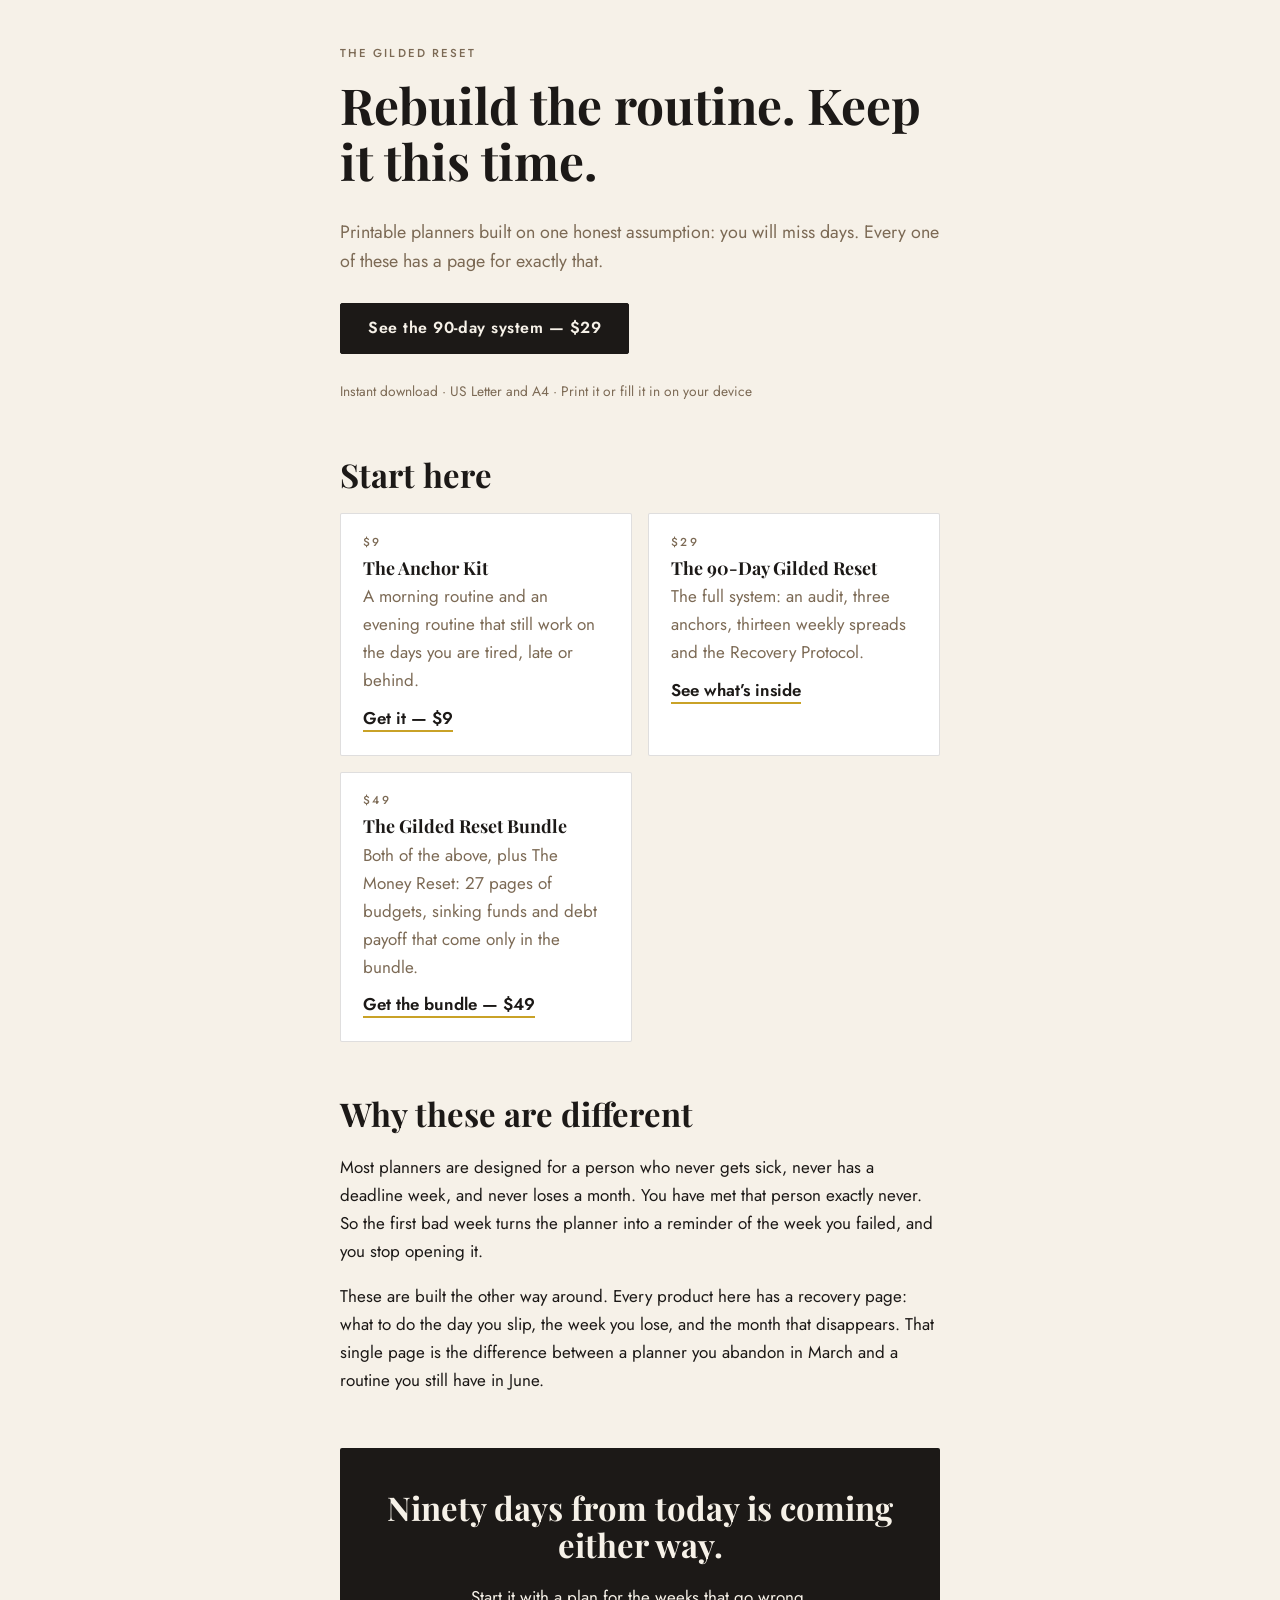
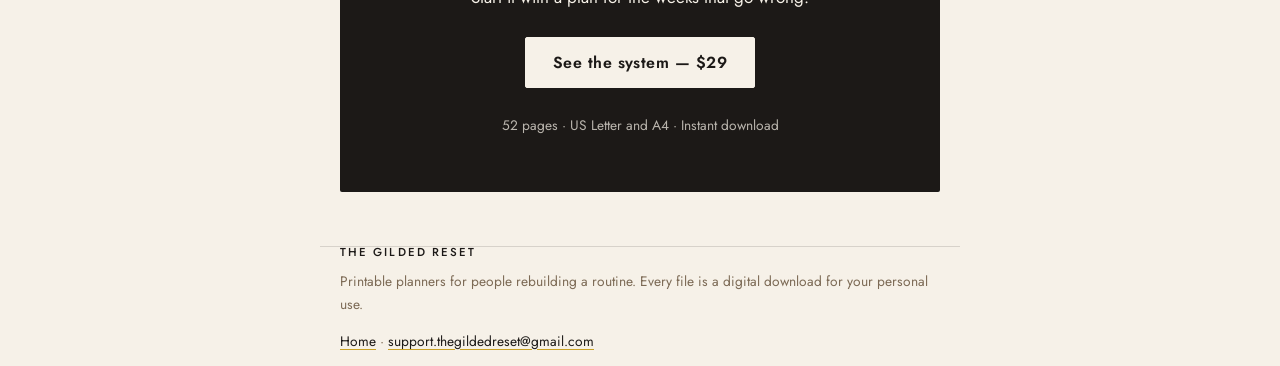
<file: index.html>
<!doctype html>
<html lang="en">
<head>
  <meta charset="utf-8">
  <meta name="viewport" content="width=device-width, initial-scale=1">
  <title>The Gilded Reset — printable planners that expect a bad week</title>
  <meta name="description" content="Printable planners for rebuilding a routine, built on one honest assumption: you will miss days, and every planner here has a page for that.">
  <meta property="og:title" content="The Gilded Reset — printable planners that expect a bad week">
  <meta property="og:description" content="Printable planners for rebuilding a routine, built on one honest assumption: you will miss days, and every planner here has a page for that.">
  <meta property="og:type" content="website">
  <meta property="og:image" content="https://thegildedreset.github.io/assets/90-day-gilded-reset-hero.jpg">
  <meta name="twitter:card" content="summary_large_image">
  <link rel="preconnect" href="https://fonts.googleapis.com">
  <link rel="preconnect" href="https://fonts.gstatic.com" crossorigin>
  <link rel="stylesheet" href="https://fonts.googleapis.com/css2?family=Playfair+Display:wght@700&family=Jost:wght@400;500;600&display=swap">
  <link rel="stylesheet" href="style.css">
  <!-- Pinterest tag: set site.pinterest_tag_id in config/brand.yaml and rebuild.
       Find the id in Pinterest Ads > Conversions > Tag manager. -->
  <!-- Email tool script goes here: set site.email_script_html in config/brand.yaml, then rebuild. -->
</head>
<body class="">
<a class="skip" href="#main">Skip to content</a>
<main id="main" class="wrap">
<header class="hero">
<p class="eyebrow">The Gilded Reset</p>
<h1>Rebuild the routine. Keep it this time.</h1>
<p class="lead">Printable planners built on one honest assumption: you will miss days. Every one of these has a page for exactly that.</p>
<p class="actions"><a class="btn" href="90-day-gilded-reset.html">See the 90-day system — $29</a></p>
<p class="trust">Instant download · US Letter and A4 · Print it or fill it in on your device</p>
</header>
<section class="cards"><h2>Start here</h2><div class="card-grid"><a class="card" href="https://whop.com/checkout/plan_csU6QQbhunu0j?utm_source=site&amp;utm_medium=landing&amp;utm_campaign=anchor-kit&amp;utm_content=card"><p class="eyebrow">$9</p><h3>The Anchor Kit</h3><p>A morning routine and an evening routine that still work on the days you are tired, late or behind.</p><span class="card-go">Get it — $9</span></a><a class="card" href="90-day-gilded-reset.html"><p class="eyebrow">$29</p><h3>The 90-Day Gilded Reset</h3><p>The full system: an audit, three anchors, thirteen weekly spreads and the Recovery Protocol.</p><span class="card-go">See what’s inside</span></a><a class="card" href="https://whop.com/checkout/plan_XEOC5672u53Zb?utm_source=site&amp;utm_medium=landing&amp;utm_campaign=gilded-reset-bundle&amp;utm_content=card"><p class="eyebrow">$49</p><h3>The Gilded Reset Bundle</h3><p>Both of the above, plus The Money Reset: 27 pages of budgets, sinking funds and debt payoff that come only in the bundle.</p><span class="card-go">Get the bundle — $49</span></a></div></section>
<section class="prose"><h2>Why these are different</h2><p>Most planners are designed for a person who never gets sick, never has a deadline week, and never loses a month. You have met that person exactly never. So the first bad week turns the planner into a reminder of the week you failed, and you stop opening it.</p><p>These are built the other way around. Every product here has a recovery page: what to do the day you slip, the week you lose, and the month that disappears. That single page is the difference between a planner you abandon in March and a routine you still have in June.</p></section>
<section class="band"><h2>Ninety days from today is coming either way.</h2><p>Start it with a plan for the weeks that go wrong.</p><p class="actions"><a class="btn btn-light" href="90-day-gilded-reset.html">See the system — $29</a></p><p class="trust">52 pages · US Letter and A4 · Instant download</p></section>
</main>
<footer class="wrap">
  <p class="brand-mark">The Gilded Reset</p>
  <p>Printable planners for people rebuilding a routine. Every file is a digital download for your
     personal use.</p>
  <p><a href="index.html">Home</a> · <a href="mailto:support.thegildedreset@gmail.com">support.thegildedreset@gmail.com</a></p>
</footer>


</body>
</html>
</file>
<file: style.css>
/* Generated by scripts/build_site.py from config/brand.yaml - do not edit by hand. */
:root {
  --ink: #1C1917;
  --taupe: #7C6A55;
  --gold: #C9A227;
  --cream: #F6F1E8;
  --surface: #FFFFFF;
  --line: rgba(28, 25, 23, 0.14);
  --serif: "Playfair Display", Georgia, serif;
  --sans: "Jost", "Century Gothic", system-ui, sans-serif;
}
* { box-sizing: border-box; }
html { scroll-behavior: smooth; }
body {
  margin: 0; background: var(--cream); color: var(--ink);
  font: 400 17px/1.65 var(--sans); -webkit-font-smoothing: antialiased;
}
.skip { position: absolute; left: -9999px; }
.skip:focus { left: 1rem; top: 1rem; background: var(--ink); color: var(--cream); padding: .6rem 1rem; }
.wrap { max-width: 34rem; margin: 0 auto; padding: 0 1.25rem; }
h1, h2, h3 { font-family: var(--serif); font-weight: 700; line-height: 1.12; margin: 0 0 .6em; }
h1 { font-size: clamp(2.1rem, 8vw, 3.1rem); }
h2 { font-size: clamp(1.5rem, 5.5vw, 2.05rem); margin-top: 0; }
h3 { font-size: 1.12rem; margin-bottom: .25em; }
p { margin: 0 0 1em; }
a { color: var(--ink); text-decoration-color: var(--gold); text-underline-offset: 3px; }
section { margin: 3.4rem 0; }
.eyebrow {
  font: 500 .72rem/1 var(--sans); letter-spacing: .18em; text-transform: uppercase;
  color: var(--taupe); margin-bottom: 1.1rem;
}
.hero { padding-top: 3rem; }
.hero .lead { font-size: 1.12rem; color: var(--taupe); }
.lead { font-size: 1.08rem; }
.trust { font-size: .86rem; color: var(--taupe); margin-top: .9rem; }
.actions { margin: 1.6rem -.35rem 0; }
.actions .btn { margin: 0 .35rem .7rem; }
.btn {
  display: inline-block; background: var(--ink); color: var(--cream); text-decoration: none;
  font: 600 1rem/1 var(--sans); letter-spacing: .03em; padding: 1.05rem 1.7rem; border-radius: 2px;
  border: 1px solid var(--ink);
}
.btn:hover, .btn:focus { background: #322c28; }
.btn-light { background: var(--cream); color: var(--ink); border-color: var(--cream); }
.btn-light:hover { background: #fff; }
.btn-small { padding: .7rem 1.1rem; font-size: .9rem; }
.btn-quiet { background: transparent; color: var(--ink); border-color: var(--line); }
.btn-quiet:hover, .btn-quiet:focus { background: var(--cream); }
.btn-light.btn-quiet { background: transparent; color: var(--cream); border-color: rgba(246, 241, 232, .5); }
.btn-light.btn-quiet:hover, .btn-light.btn-quiet:focus { background: rgba(246, 241, 232, .14); }
.hero-img, .gallery img {
  width: 100%; height: auto; display: block; border: 1px solid var(--line); border-radius: 2px;
  box-shadow: 0 18px 40px rgba(45, 32, 20, .10);
}
.hero-img { margin-top: 2.4rem; }
.gallery figure { margin: 0 0 1.6rem; }
.gallery figcaption { font-size: .85rem; color: var(--taupe); margin-top: .5rem; }
.list ul, .steps ol { margin: 0; padding: 0; list-style: none; counter-reset: step; }
.list li { border-top: 1px solid var(--line); padding: 1.15rem 0; }
.list li p { margin: 0; color: var(--taupe); }
.steps li { counter-increment: step; padding: 0 0 1rem 2.4rem; position: relative; }
.steps li::before {
  content: counter(step); position: absolute; left: 0; top: -.1rem;
  width: 1.6rem; height: 1.6rem; border: 1px solid var(--gold); border-radius: 50%;
  font: 700 .85rem/1.55rem var(--serif); text-align: center;
}
.specs dl { margin: 0; border-top: 1px solid var(--line); }
.specs div { display: flex; gap: 1rem; border-bottom: 1px solid var(--line); padding: .7rem 0; }
.specs dt { flex: 0 0 8.5rem; color: var(--taupe); font-size: .9rem; }
.specs dd { margin: 0; }
.faq details { border-bottom: 1px solid var(--line); padding: .95rem 0; }
.faq summary { cursor: pointer; font-weight: 500; list-style: none; }
.faq summary::-webkit-details-marker { display: none; }
.faq summary::after { content: "+"; float: right; color: var(--gold); font-size: 1.3rem; line-height: 1; }
.faq details[open] summary::after { content: "\2013"; }
.faq div { padding-top: .6rem; color: var(--taupe); }
.band {
  background: var(--ink); color: var(--cream); padding: 2.6rem 1.6rem; border-radius: 2px;
  text-align: center;
}
.band h2, .band p { color: var(--cream); }
.band .trust { color: rgba(246, 241, 232, .72); }
.optin { background: var(--surface); border: 1px solid var(--line); padding: 1.8rem 1.4rem; border-radius: 2px; }
.form-placeholder { border: 1px dashed var(--gold); padding: 1rem; font-size: .9rem; }
.form-placeholder code { background: var(--cream); padding: .1rem .3rem; }
.card-grid { display: grid; gap: 1rem; }
.card {
  display: block; background: var(--surface); border: 1px solid var(--line); border-radius: 2px;
  padding: 1.4rem; text-decoration: none;
}
.card p { color: var(--taupe); margin-bottom: .6rem; }
.card-go { font-weight: 600; border-bottom: 2px solid var(--gold); }
.sticky {
  position: fixed; left: 0; right: 0; bottom: 0; display: flex; gap: 1rem; align-items: center;
  justify-content: space-between; background: var(--surface); border-top: 1px solid var(--line);
  padding: .7rem 1.1rem; font-size: .9rem; box-shadow: 0 -8px 24px rgba(45, 32, 20, .08);
}
body.has-sticky { padding-bottom: 5rem; }
footer {
  border-top: 1px solid var(--line); margin-top: 4rem; padding-top: 1.6rem; padding-bottom: 3rem;
  font-size: .86rem; color: var(--taupe);
}
.brand-mark {
  font: 500 .72rem/1 var(--sans); letter-spacing: .18em; text-transform: uppercase; color: var(--ink);
}
@media (min-width: 48rem) {
  .wrap { max-width: 40rem; }
  .gallery { max-width: 52rem; margin-left: auto; margin-right: auto; }
  .card-grid { grid-template-columns: 1fr 1fr; }
  .sticky { display: none; }
  body.has-sticky { padding-bottom: 0; }
}
</file>
